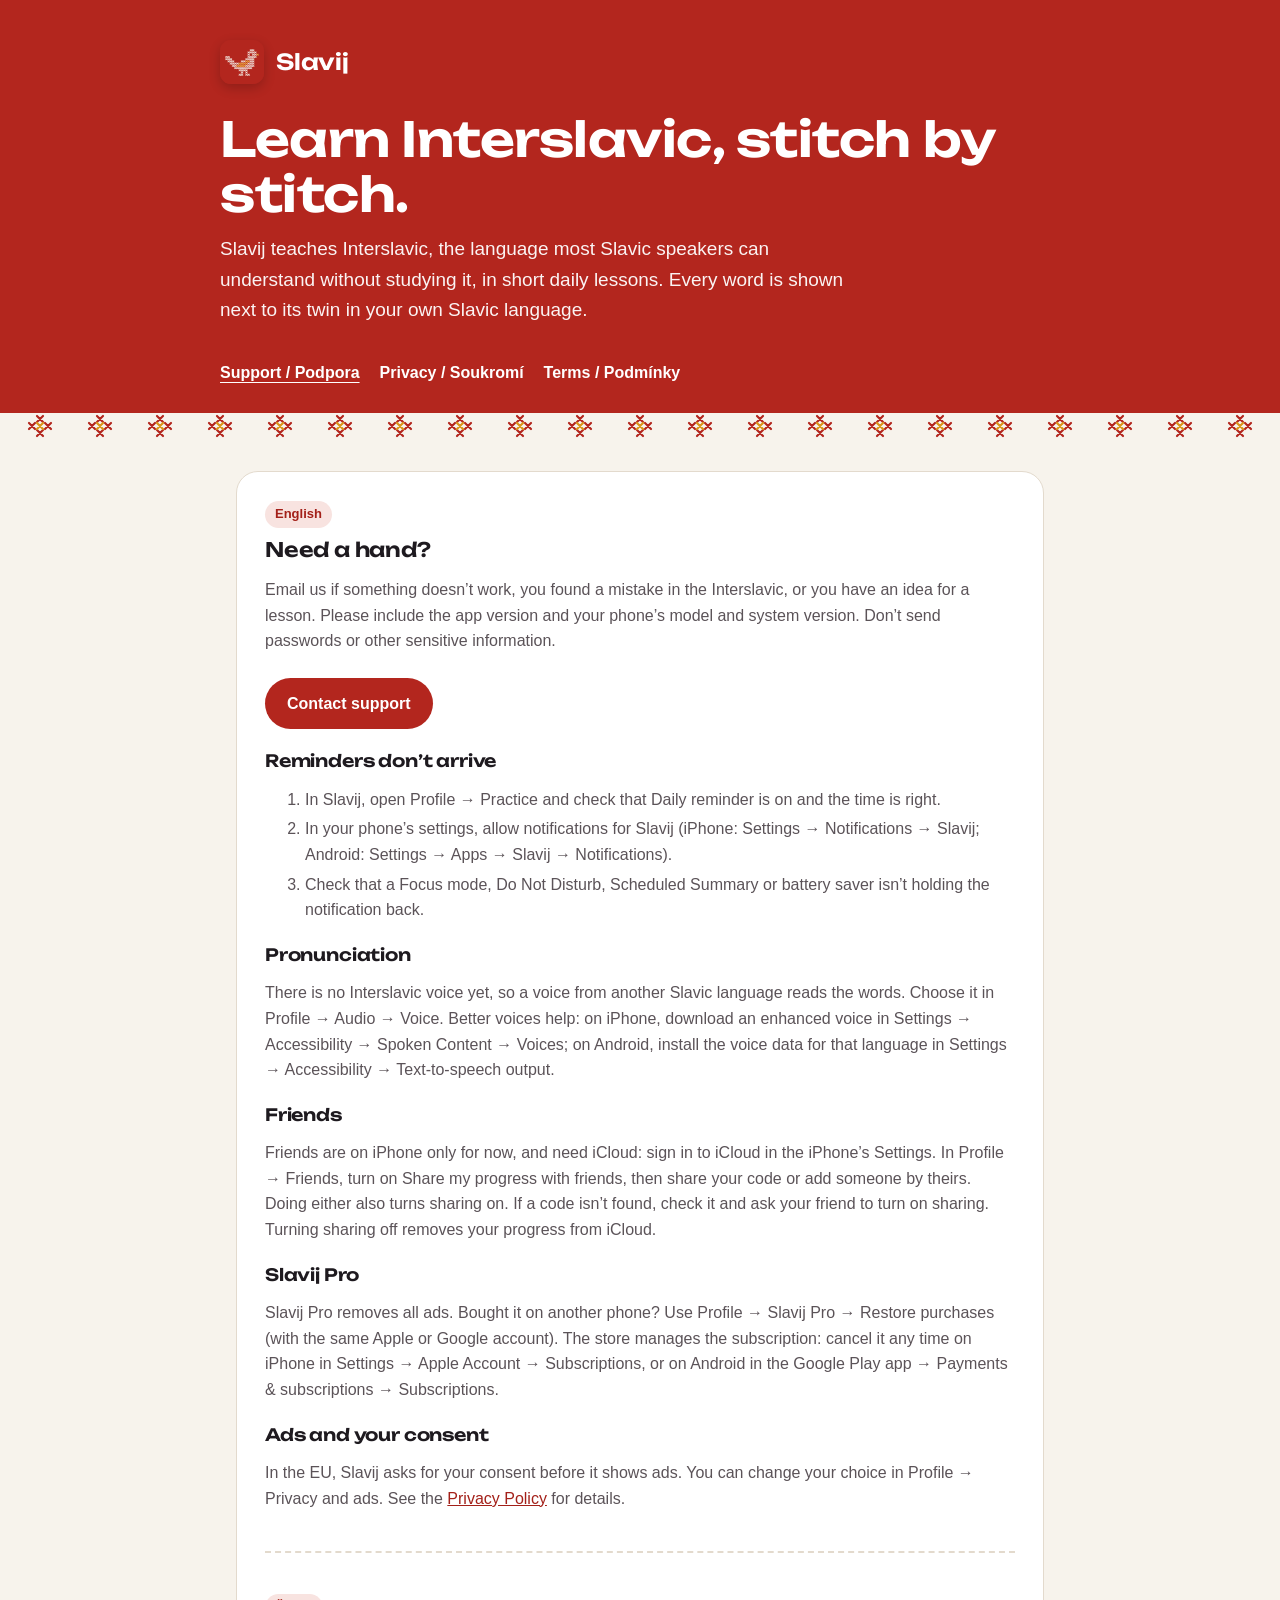
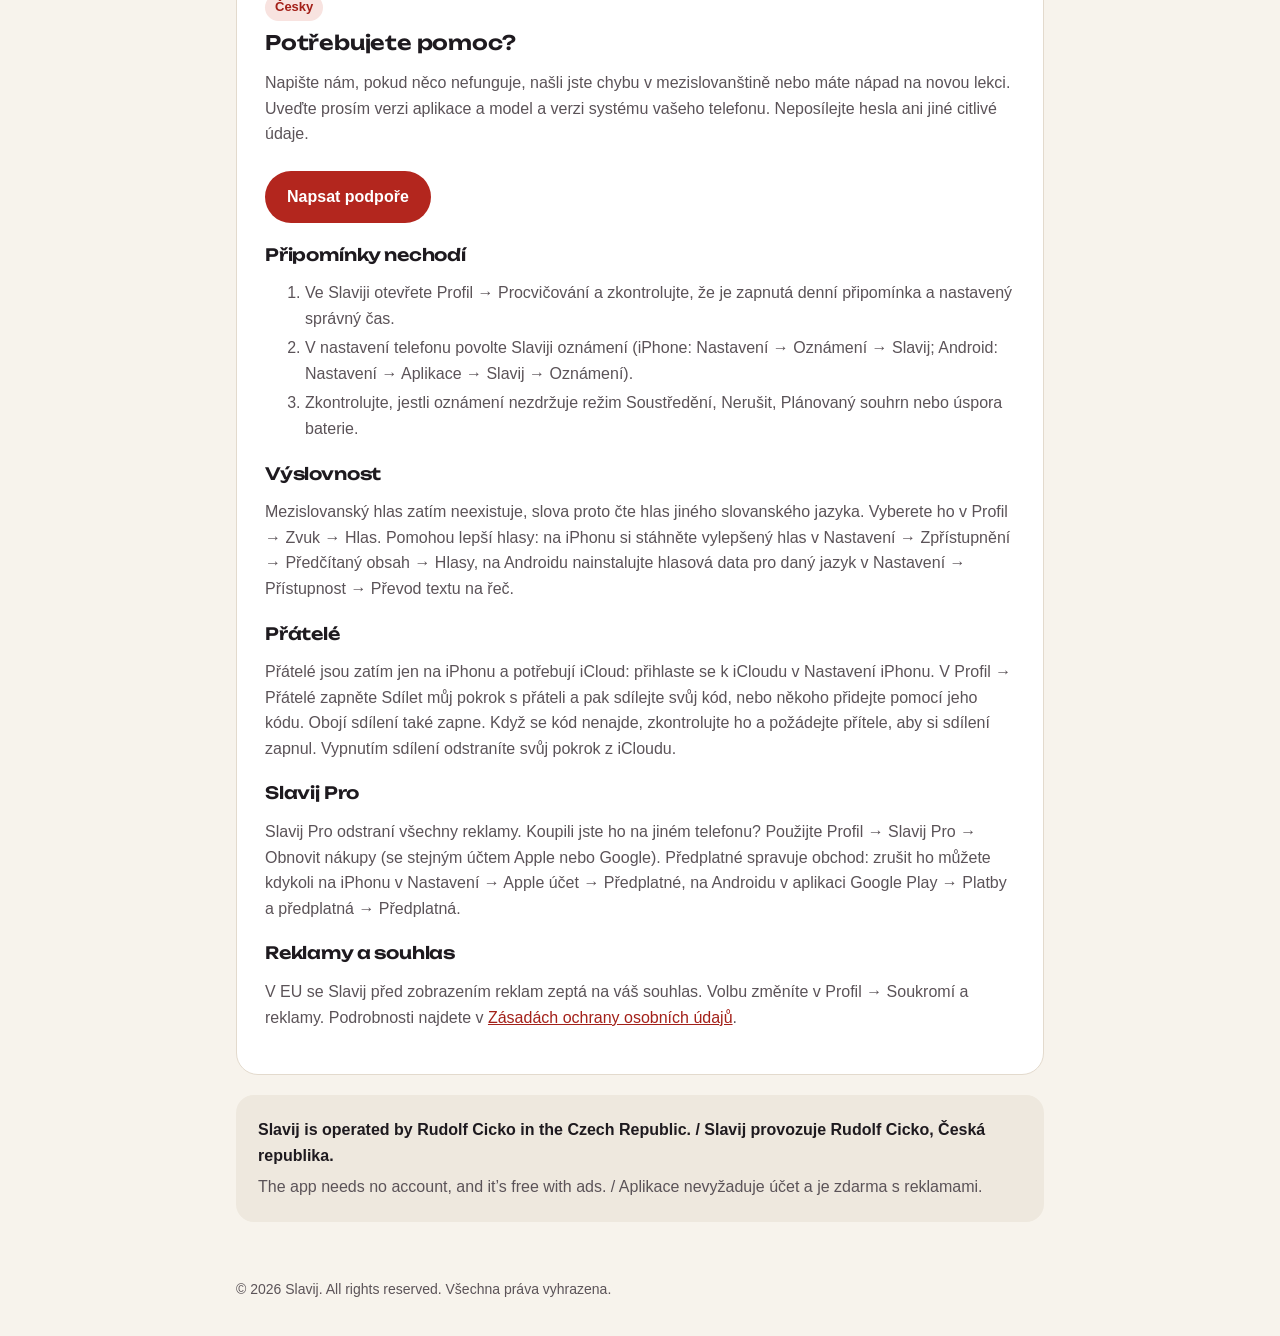
<file: index.html>
<!doctype html>
<html lang="en">
  <head>
    <meta charset="utf-8">
    <meta name="viewport" content="width=device-width, initial-scale=1">
    <title>Slavij – Support / Podpora</title>
    <meta name="description" content="Support for Slavij, an app for learning Interslavic. Podpora aplikace Slavij pro výuku mezislovanštiny.">
    <link rel="stylesheet" href="styles.css">
    <link rel="icon" href="icon.png">
    <link rel="apple-touch-icon" href="icon.png">
  </head>
  <body>
    <header>
      <div class="wrap">
        <div class="brand"><img src="icon.png" alt=""> Slavij</div>
        <div class="hero">
          <h1>Learn Interslavic, stitch by stitch.</h1>
          <p>Slavij teaches Interslavic, the language most Slavic speakers can understand without studying it, in short daily lessons. Every word is shown next to its twin in your own Slavic language.</p>
        </div>
        <nav aria-label="Site"><a href="index.html" aria-current="page">Support / Podpora</a><a href="privacy.html">Privacy / Soukromí</a><a href="terms.html">Terms / Podmínky</a></nav>
      </div>
    </header>
    <div class="hem" aria-hidden="true"></div>
    <main>
      <section class="card">
        <span class="lang">English</span>
        <h2 style="margin-top:0">Need a hand?</h2>
        <p>Email us if something doesn’t work, you found a mistake in the Interslavic, or you have an idea for a lesson. Please include the app version and your phone’s model and system version. Don’t send passwords or other sensitive information.</p>
        <a class="button" href="mailto:rudolfcickodev@gmail.com?subject=Slavij%20support">Contact support</a>

        <h3>Reminders don’t arrive</h3>
        <ol>
          <li>In Slavij, open Profile → Practice and check that Daily reminder is on and the time is right.</li>
          <li>In your phone’s settings, allow notifications for Slavij (iPhone: Settings → Notifications → Slavij; Android: Settings → Apps → Slavij → Notifications).</li>
          <li>Check that a Focus mode, Do Not Disturb, Scheduled Summary or battery saver isn’t holding the notification back.</li>
        </ol>

        <h3>Pronunciation</h3>
        <p>There is no Interslavic voice yet, so a voice from another Slavic language reads the words. Choose it in Profile → Audio → Voice. Better voices help: on iPhone, download an enhanced voice in Settings → Accessibility → Spoken Content → Voices; on Android, install the voice data for that language in Settings → Accessibility → Text-to-speech output.</p>

        <h3>Friends</h3>
        <p>Friends are on iPhone only for now, and need iCloud: sign in to iCloud in the iPhone’s Settings. In Profile → Friends, turn on Share my progress with friends, then share your code or add someone by theirs. Doing either also turns sharing on. If a code isn’t found, check it and ask your friend to turn on sharing. Turning sharing off removes your progress from iCloud.</p>

        <h3>Slavij Pro</h3>
        <p>Slavij Pro removes all ads. Bought it on another phone? Use Profile → Slavij Pro → Restore purchases (with the same Apple or Google account). The store manages the subscription: cancel it any time on iPhone in Settings → Apple Account → Subscriptions, or on Android in the Google Play app → Payments &amp; subscriptions → Subscriptions.</p>

        <h3>Ads and your consent</h3>
        <p>In the EU, Slavij asks for your consent before it shows ads. You can change your choice in Profile → Privacy and ads. See the <a href="privacy.html">Privacy Policy</a> for details.</p>

        <hr>

        <span class="lang">Česky</span>
        <h2 style="margin-top:0">Potřebujete pomoc?</h2>
        <p>Napište nám, pokud něco nefunguje, našli jste chybu v mezislovanštině nebo máte nápad na novou lekci. Uveďte prosím verzi aplikace a model a verzi systému vašeho telefonu. Neposílejte hesla ani jiné citlivé údaje.</p>
        <a class="button" href="mailto:rudolfcickodev@gmail.com?subject=Slavij%20%E2%80%93%20podpora">Napsat podpoře</a>

        <h3>Připomínky nechodí</h3>
        <ol>
          <li>Ve Slaviji otevřete Profil → Procvičování a zkontrolujte, že je zapnutá denní připomínka a nastavený správný čas.</li>
          <li>V nastavení telefonu povolte Slaviji oznámení (iPhone: Nastavení → Oznámení → Slavij; Android: Nastavení → Aplikace → Slavij → Oznámení).</li>
          <li>Zkontrolujte, jestli oznámení nezdržuje režim Soustředění, Nerušit, Plánovaný souhrn nebo úspora baterie.</li>
        </ol>

        <h3>Výslovnost</h3>
        <p>Mezislovanský hlas zatím neexistuje, slova proto čte hlas jiného slovanského jazyka. Vyberete ho v Profil → Zvuk → Hlas. Pomohou lepší hlasy: na iPhonu si stáhněte vylepšený hlas v Nastavení → Zpřístupnění → Předčítaný obsah → Hlasy, na Androidu nainstalujte hlasová data pro daný jazyk v Nastavení → Přístupnost → Převod textu na řeč.</p>

        <h3>Přátelé</h3>
        <p>Přátelé jsou zatím jen na iPhonu a potřebují iCloud: přihlaste se k iCloudu v Nastavení iPhonu. V Profil → Přátelé zapněte Sdílet můj pokrok s přáteli a pak sdílejte svůj kód, nebo někoho přidejte pomocí jeho kódu. Obojí sdílení také zapne. Když se kód nenajde, zkontrolujte ho a požádejte přítele, aby si sdílení zapnul. Vypnutím sdílení odstraníte svůj pokrok z iCloudu.</p>

        <h3>Slavij Pro</h3>
        <p>Slavij Pro odstraní všechny reklamy. Koupili jste ho na jiném telefonu? Použijte Profil → Slavij Pro → Obnovit nákupy (se stejným účtem Apple nebo Google). Předplatné spravuje obchod: zrušit ho můžete kdykoli na iPhonu v Nastavení → Apple účet → Předplatné, na Androidu v aplikaci Google Play → Platby a předplatná → Předplatná.</p>

        <h3>Reklamy a souhlas</h3>
        <p>V EU se Slavij před zobrazením reklam zeptá na váš souhlas. Volbu změníte v Profil → Soukromí a reklamy. Podrobnosti najdete v <a href="privacy.html">Zásadách ochrany osobních údajů</a>.</p>
      </section>
      <section class="contact">
        <strong>Slavij is operated by Rudolf Cicko in the Czech Republic. / Slavij provozuje Rudolf Cicko, Česká republika.</strong>
        <p>The app needs no account, and it’s free with ads. / Aplikace nevyžaduje účet a je zdarma s reklamami.</p>
      </section>
    </main>
    <footer>© 2026 Slavij. All rights reserved. Všechna práva vyhrazena.</footer>
  </body>
</html>
</file>
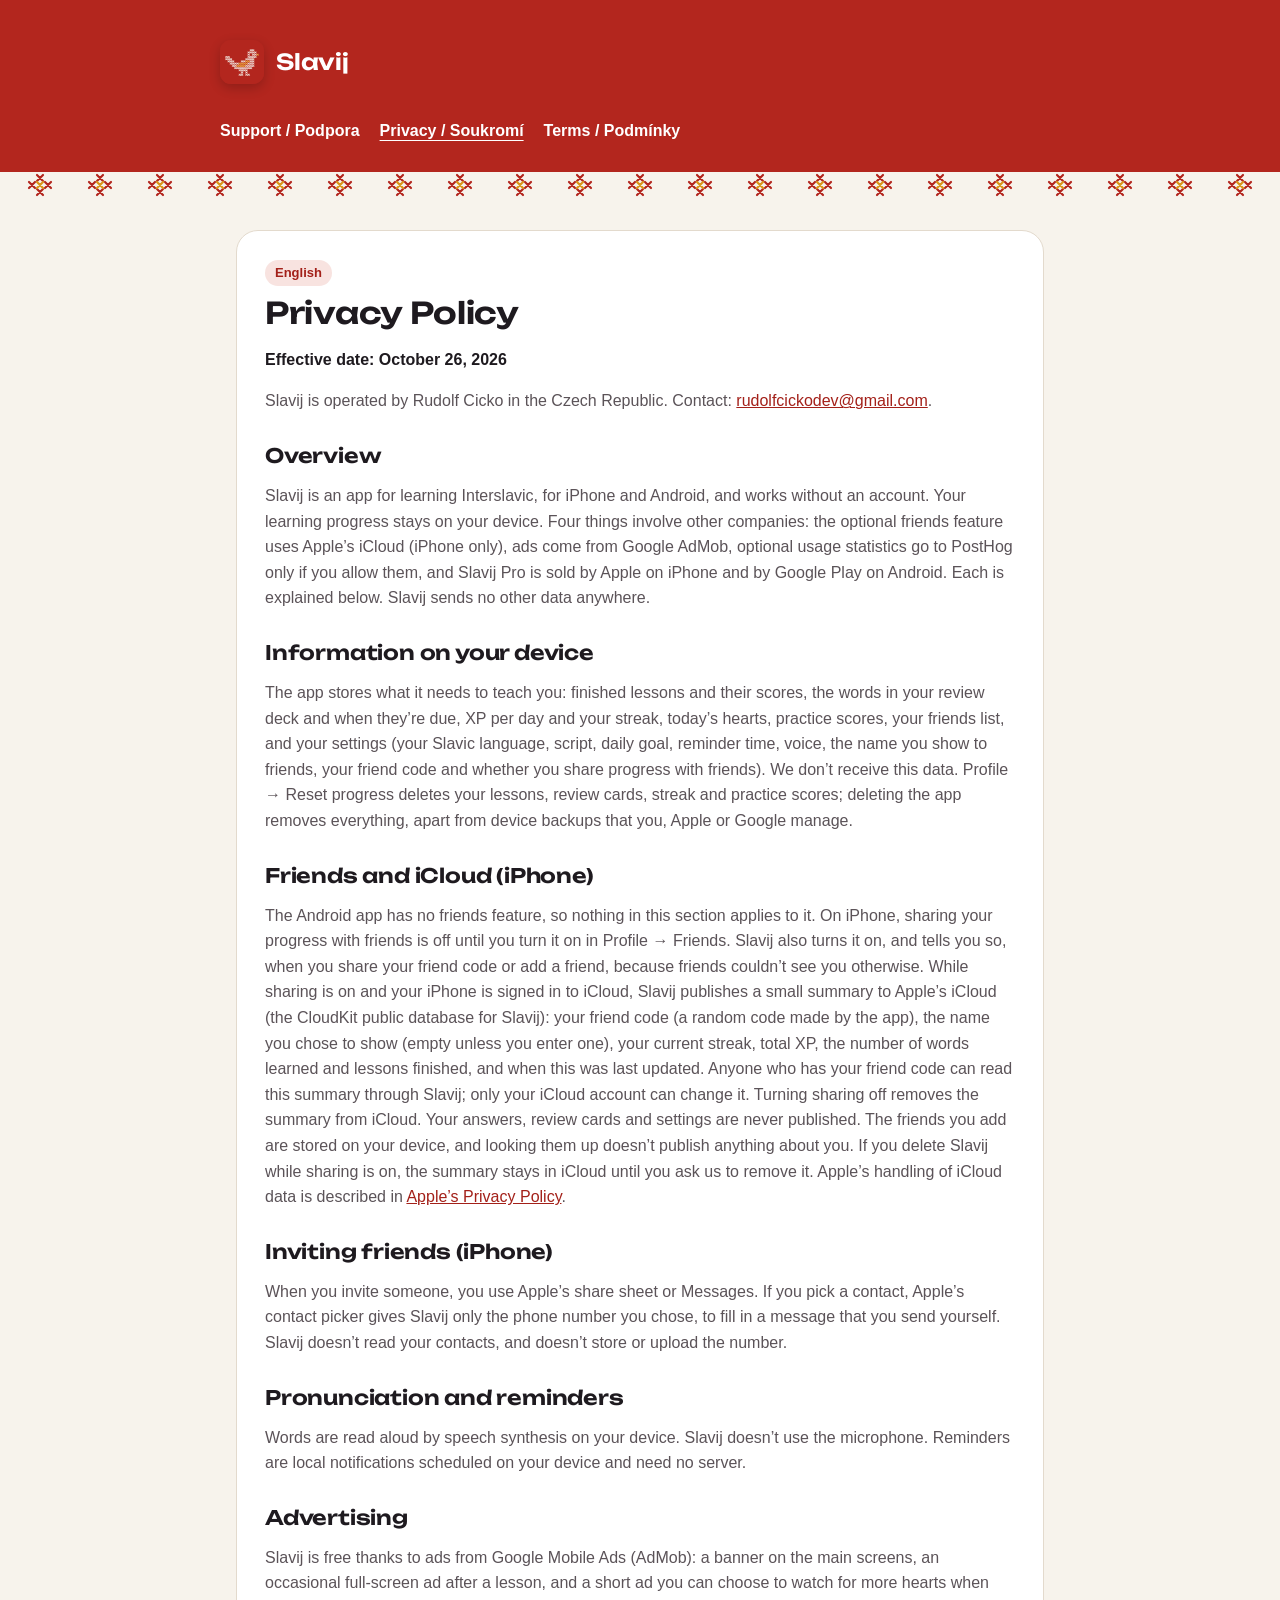
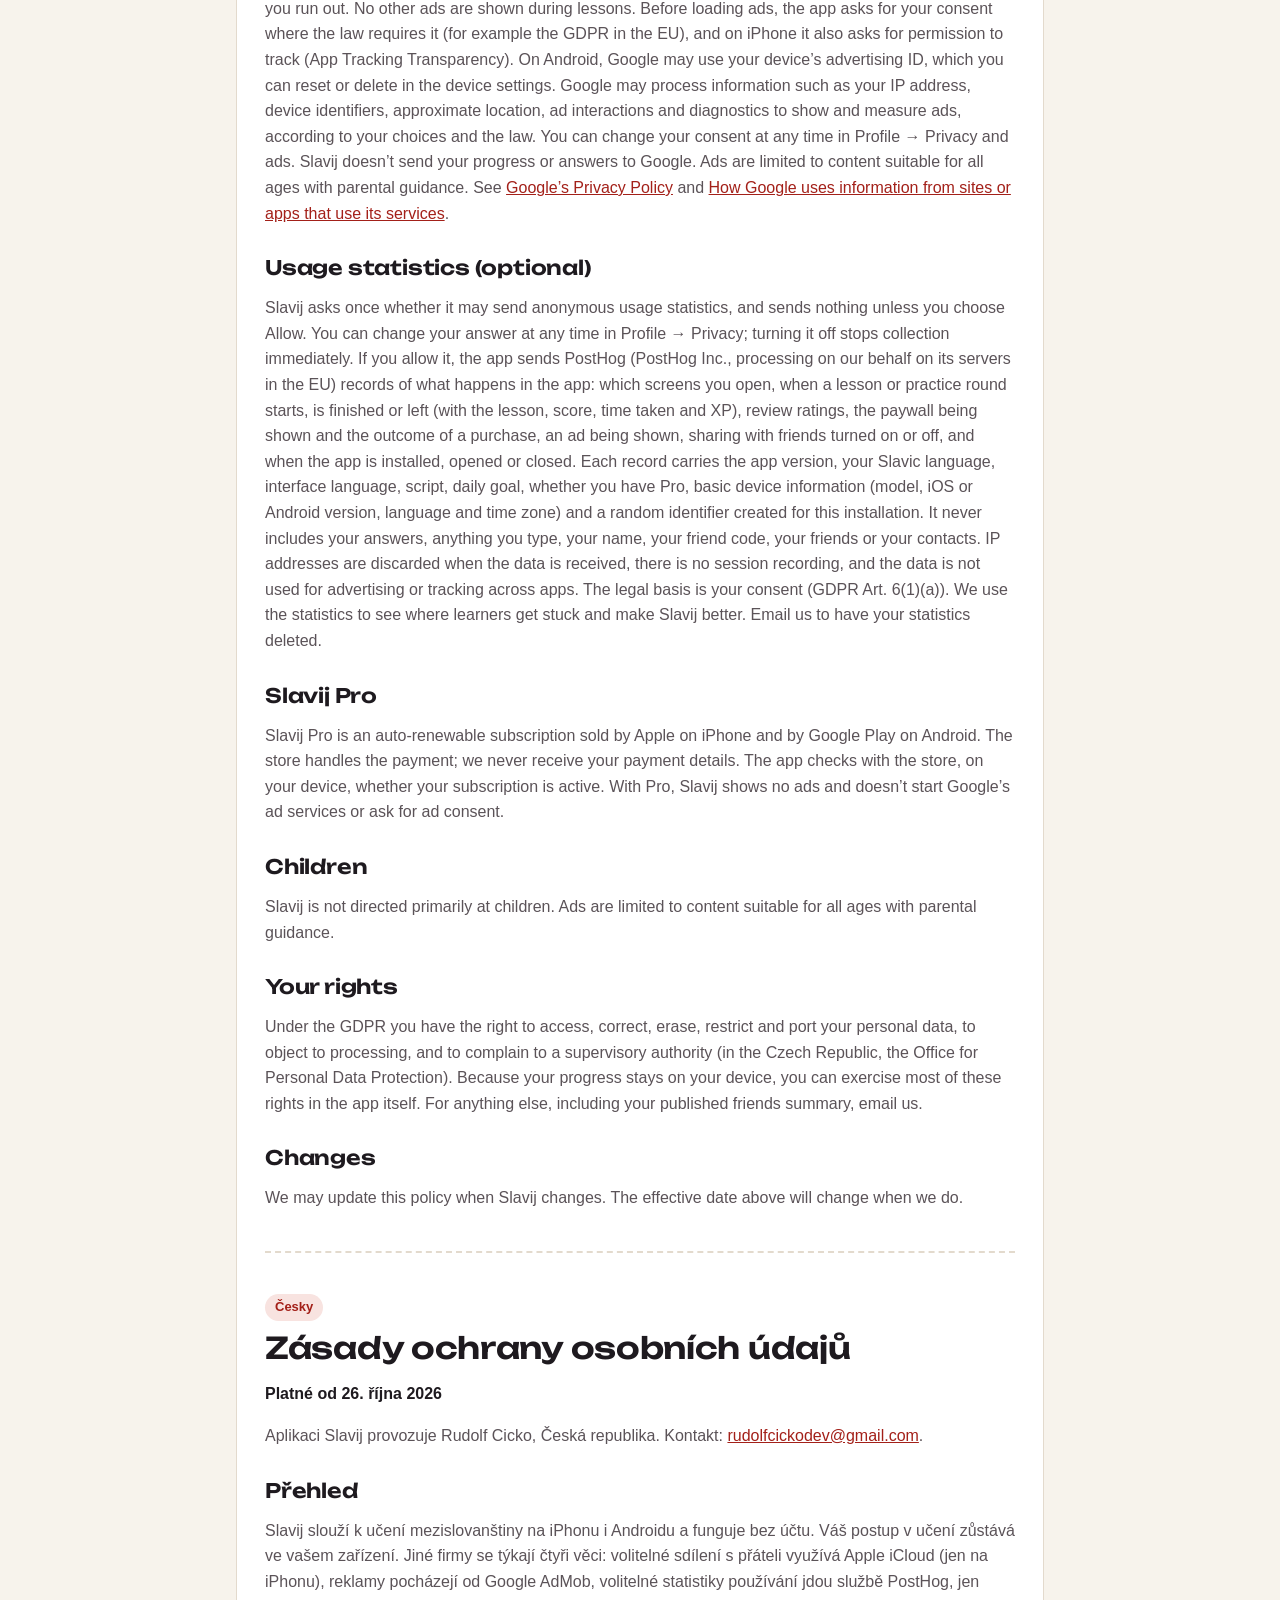
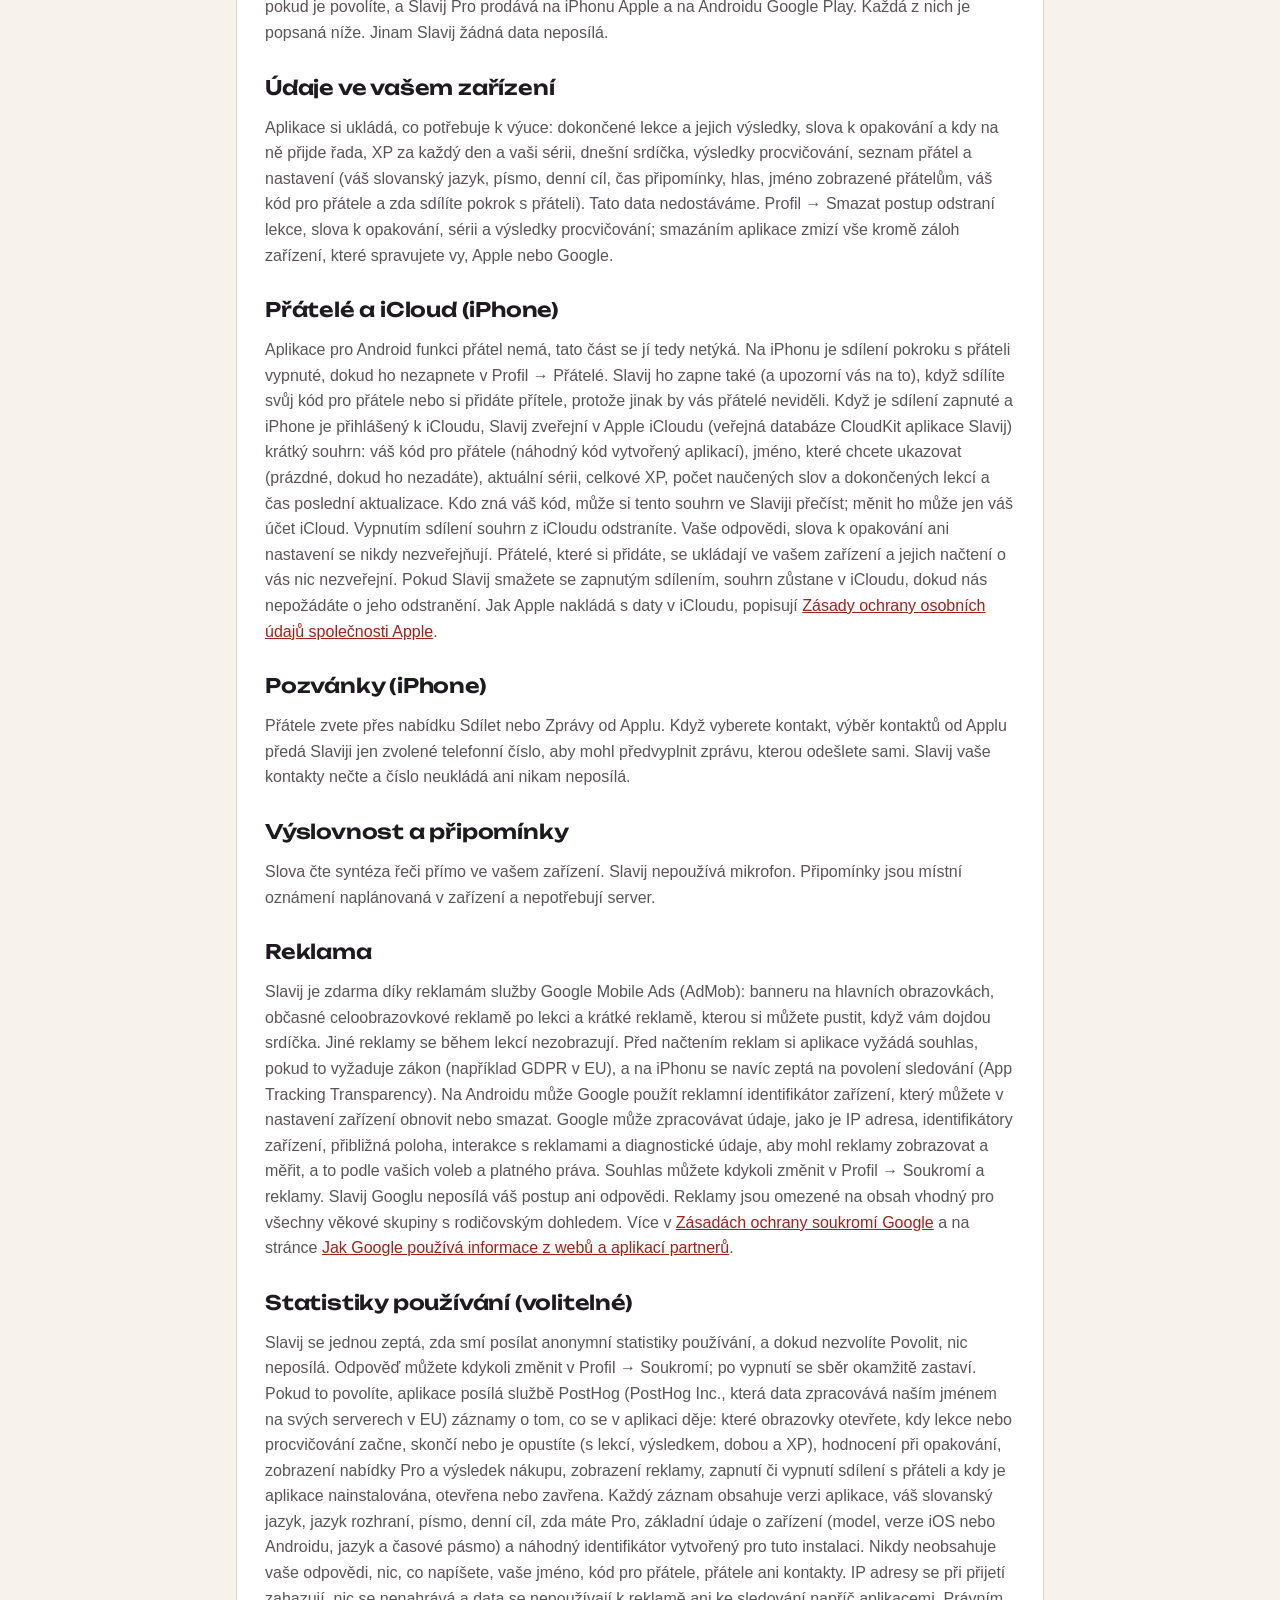
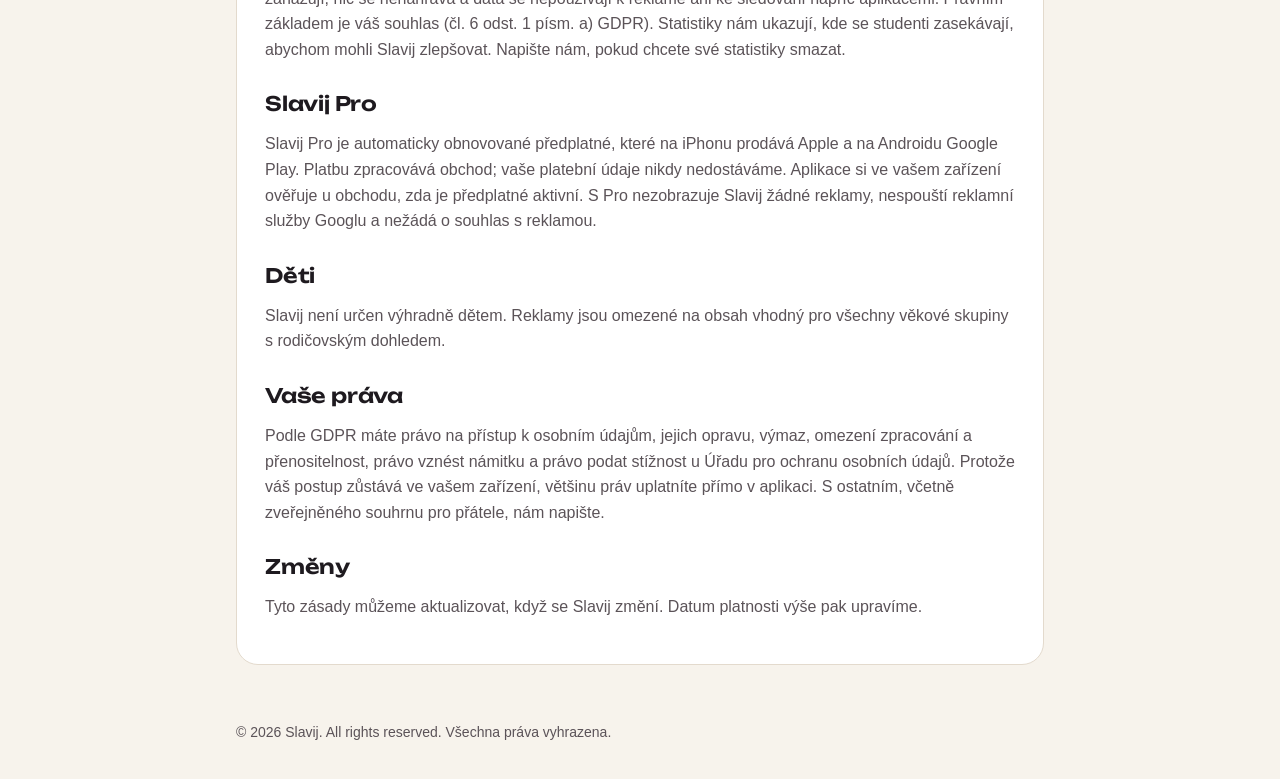
<file: privacy.html>
<!doctype html>
<html lang="en">
  <head>
    <meta charset="utf-8">
    <meta name="viewport" content="width=device-width, initial-scale=1">
    <title>Slavij – Privacy Policy / Zásady ochrany osobních údajů</title>
    <meta name="description" content="Privacy Policy of the Slavij app. Zásady ochrany osobních údajů aplikace Slavij.">
    <link rel="stylesheet" href="styles.css">
    <link rel="icon" href="icon.png">
    <link rel="apple-touch-icon" href="icon.png">
  </head>
  <body>
    <header><div class="wrap"><div class="brand"><img src="icon.png" alt=""> Slavij</div><nav aria-label="Site"><a href="index.html">Support / Podpora</a><a href="privacy.html" aria-current="page">Privacy / Soukromí</a><a href="terms.html">Terms / Podmínky</a></nav></div></header>
    <div class="hem" aria-hidden="true"></div>
    <main><article class="card">
      <span class="lang">English</span>
      <h1>Privacy Policy</h1>
      <p><strong>Effective date: October 26, 2026</strong></p>
      <p>Slavij is operated by Rudolf Cicko in the Czech Republic. Contact: <a href="mailto:rudolfcickodev@gmail.com">rudolfcickodev@gmail.com</a>.</p>

      <h2>Overview</h2>
      <p>Slavij is an app for learning Interslavic, for iPhone and Android, and works without an account. Your learning progress stays on your device. Four things involve other companies: the optional friends feature uses Apple’s iCloud (iPhone only), ads come from Google AdMob, optional usage statistics go to PostHog only if you allow them, and Slavij Pro is sold by Apple on iPhone and by Google Play on Android. Each is explained below. Slavij sends no other data anywhere.</p>

      <h2>Information on your device</h2>
      <p>The app stores what it needs to teach you: finished lessons and their scores, the words in your review deck and when they’re due, XP per day and your streak, today’s hearts, practice scores, your friends list, and your settings (your Slavic language, script, daily goal, reminder time, voice, the name you show to friends, your friend code and whether you share progress with friends). We don’t receive this data. Profile → Reset progress deletes your lessons, review cards, streak and practice scores; deleting the app removes everything, apart from device backups that you, Apple or Google manage.</p>

      <h2>Friends and iCloud (iPhone)</h2>
      <p>The Android app has no friends feature, so nothing in this section applies to it. On iPhone, sharing your progress with friends is off until you turn it on in Profile → Friends. Slavij also turns it on, and tells you so, when you share your friend code or add a friend, because friends couldn’t see you otherwise. While sharing is on and your iPhone is signed in to iCloud, Slavij publishes a small summary to Apple’s iCloud (the CloudKit public database for Slavij): your friend code (a random code made by the app), the name you chose to show (empty unless you enter one), your current streak, total XP, the number of words learned and lessons finished, and when this was last updated. Anyone who has your friend code can read this summary through Slavij; only your iCloud account can change it. Turning sharing off removes the summary from iCloud. Your answers, review cards and settings are never published. The friends you add are stored on your device, and looking them up doesn’t publish anything about you. If you delete Slavij while sharing is on, the summary stays in iCloud until you ask us to remove it. Apple’s handling of iCloud data is described in <a href="https://www.apple.com/legal/privacy/">Apple’s Privacy Policy</a>.</p>

      <h2>Inviting friends (iPhone)</h2>
      <p>When you invite someone, you use Apple’s share sheet or Messages. If you pick a contact, Apple’s contact picker gives Slavij only the phone number you chose, to fill in a message that you send yourself. Slavij doesn’t read your contacts, and doesn’t store or upload the number.</p>

      <h2>Pronunciation and reminders</h2>
      <p>Words are read aloud by speech synthesis on your device. Slavij doesn’t use the microphone. Reminders are local notifications scheduled on your device and need no server.</p>

      <h2>Advertising</h2>
      <p>Slavij is free thanks to ads from Google Mobile Ads (AdMob): a banner on the main screens, an occasional full-screen ad after a lesson, and a short ad you can choose to watch for more hearts when you run out. No other ads are shown during lessons. Before loading ads, the app asks for your consent where the law requires it (for example the GDPR in the EU), and on iPhone it also asks for permission to track (App Tracking Transparency). On Android, Google may use your device’s advertising ID, which you can reset or delete in the device settings. Google may process information such as your IP address, device identifiers, approximate location, ad interactions and diagnostics to show and measure ads, according to your choices and the law. You can change your consent at any time in Profile → Privacy and ads. Slavij doesn’t send your progress or answers to Google. Ads are limited to content suitable for all ages with parental guidance. See <a href="https://policies.google.com/privacy">Google’s Privacy Policy</a> and <a href="https://policies.google.com/technologies/partner-sites">How Google uses information from sites or apps that use its services</a>.</p>

      <h2>Usage statistics (optional)</h2>
      <p>Slavij asks once whether it may send anonymous usage statistics, and sends nothing unless you choose Allow. You can change your answer at any time in Profile → Privacy; turning it off stops collection immediately. If you allow it, the app sends PostHog (PostHog Inc., processing on our behalf on its servers in the EU) records of what happens in the app: which screens you open, when a lesson or practice round starts, is finished or left (with the lesson, score, time taken and XP), review ratings, the paywall being shown and the outcome of a purchase, an ad being shown, sharing with friends turned on or off, and when the app is installed, opened or closed. Each record carries the app version, your Slavic language, interface language, script, daily goal, whether you have Pro, basic device information (model, iOS or Android version, language and time zone) and a random identifier created for this installation. It never includes your answers, anything you type, your name, your friend code, your friends or your contacts. IP addresses are discarded when the data is received, there is no session recording, and the data is not used for advertising or tracking across apps. The legal basis is your consent (GDPR Art. 6(1)(a)). We use the statistics to see where learners get stuck and make Slavij better. Email us to have your statistics deleted.</p>

      <h2>Slavij Pro</h2>
      <p>Slavij Pro is an auto-renewable subscription sold by Apple on iPhone and by Google Play on Android. The store handles the payment; we never receive your payment details. The app checks with the store, on your device, whether your subscription is active. With Pro, Slavij shows no ads and doesn’t start Google’s ad services or ask for ad consent.</p>

      <h2>Children</h2>
      <p>Slavij is not directed primarily at children. Ads are limited to content suitable for all ages with parental guidance.</p>

      <h2>Your rights</h2>
      <p>Under the GDPR you have the right to access, correct, erase, restrict and port your personal data, to object to processing, and to complain to a supervisory authority (in the Czech Republic, the Office for Personal Data Protection). Because your progress stays on your device, you can exercise most of these rights in the app itself. For anything else, including your published friends summary, email us.</p>

      <h2>Changes</h2>
      <p>We may update this policy when Slavij changes. The effective date above will change when we do.</p>

      <hr>

      <span class="lang">Česky</span>
      <h1>Zásady ochrany osobních údajů</h1>
      <p><strong>Platné od 26. října 2026</strong></p>
      <p>Aplikaci Slavij provozuje Rudolf Cicko, Česká republika. Kontakt: <a href="mailto:rudolfcickodev@gmail.com">rudolfcickodev@gmail.com</a>.</p>

      <h2>Přehled</h2>
      <p>Slavij slouží k učení mezislovanštiny na iPhonu i Androidu a funguje bez účtu. Váš postup v učení zůstává ve vašem zařízení. Jiné firmy se týkají čtyři věci: volitelné sdílení s přáteli využívá Apple iCloud (jen na iPhonu), reklamy pocházejí od Google AdMob, volitelné statistiky používání jdou službě PostHog, jen pokud je povolíte, a Slavij Pro prodává na iPhonu Apple a na Androidu Google Play. Každá z nich je popsaná níže. Jinam Slavij žádná data neposílá.</p>

      <h2>Údaje ve vašem zařízení</h2>
      <p>Aplikace si ukládá, co potřebuje k výuce: dokončené lekce a jejich výsledky, slova k opakování a kdy na ně přijde řada, XP za každý den a vaši sérii, dnešní srdíčka, výsledky procvičování, seznam přátel a nastavení (váš slovanský jazyk, písmo, denní cíl, čas připomínky, hlas, jméno zobrazené přátelům, váš kód pro přátele a zda sdílíte pokrok s přáteli). Tato data nedostáváme. Profil → Smazat postup odstraní lekce, slova k opakování, sérii a výsledky procvičování; smazáním aplikace zmizí vše kromě záloh zařízení, které spravujete vy, Apple nebo Google.</p>

      <h2>Přátelé a iCloud (iPhone)</h2>
      <p>Aplikace pro Android funkci přátel nemá, tato část se jí tedy netýká. Na iPhonu je sdílení pokroku s přáteli vypnuté, dokud ho nezapnete v Profil → Přátelé. Slavij ho zapne také (a upozorní vás na to), když sdílíte svůj kód pro přátele nebo si přidáte přítele, protože jinak by vás přátelé neviděli. Když je sdílení zapnuté a iPhone je přihlášený k iCloudu, Slavij zveřejní v Apple iCloudu (veřejná databáze CloudKit aplikace Slavij) krátký souhrn: váš kód pro přátele (náhodný kód vytvořený aplikací), jméno, které chcete ukazovat (prázdné, dokud ho nezadáte), aktuální sérii, celkové XP, počet naučených slov a dokončených lekcí a čas poslední aktualizace. Kdo zná váš kód, může si tento souhrn ve Slaviji přečíst; měnit ho může jen váš účet iCloud. Vypnutím sdílení souhrn z iCloudu odstraníte. Vaše odpovědi, slova k opakování ani nastavení se nikdy nezveřejňují. Přátelé, které si přidáte, se ukládají ve vašem zařízení a jejich načtení o vás nic nezveřejní. Pokud Slavij smažete se zapnutým sdílením, souhrn zůstane v iCloudu, dokud nás nepožádáte o jeho odstranění. Jak Apple nakládá s daty v iCloudu, popisují <a href="https://www.apple.com/cz/legal/privacy/">Zásady ochrany osobních údajů společnosti Apple</a>.</p>

      <h2>Pozvánky (iPhone)</h2>
      <p>Přátele zvete přes nabídku Sdílet nebo Zprávy od Applu. Když vyberete kontakt, výběr kontaktů od Applu předá Slaviji jen zvolené telefonní číslo, aby mohl předvyplnit zprávu, kterou odešlete sami. Slavij vaše kontakty nečte a číslo neukládá ani nikam neposílá.</p>

      <h2>Výslovnost a připomínky</h2>
      <p>Slova čte syntéza řeči přímo ve vašem zařízení. Slavij nepoužívá mikrofon. Připomínky jsou místní oznámení naplánovaná v zařízení a nepotřebují server.</p>

      <h2>Reklama</h2>
      <p>Slavij je zdarma díky reklamám služby Google Mobile Ads (AdMob): banneru na hlavních obrazovkách, občasné celoobrazovkové reklamě po lekci a krátké reklamě, kterou si můžete pustit, když vám dojdou srdíčka. Jiné reklamy se během lekcí nezobrazují. Před načtením reklam si aplikace vyžádá souhlas, pokud to vyžaduje zákon (například GDPR v EU), a na iPhonu se navíc zeptá na povolení sledování (App Tracking Transparency). Na Androidu může Google použít reklamní identifikátor zařízení, který můžete v nastavení zařízení obnovit nebo smazat. Google může zpracovávat údaje, jako je IP adresa, identifikátory zařízení, přibližná poloha, interakce s reklamami a diagnostické údaje, aby mohl reklamy zobrazovat a měřit, a to podle vašich voleb a platného práva. Souhlas můžete kdykoli změnit v Profil → Soukromí a reklamy. Slavij Googlu neposílá váš postup ani odpovědi. Reklamy jsou omezené na obsah vhodný pro všechny věkové skupiny s rodičovským dohledem. Více v <a href="https://policies.google.com/privacy?hl=cs">Zásadách ochrany soukromí Google</a> a na stránce <a href="https://policies.google.com/technologies/partner-sites?hl=cs">Jak Google používá informace z webů a aplikací partnerů</a>.</p>

      <h2>Statistiky používání (volitelné)</h2>
      <p>Slavij se jednou zeptá, zda smí posílat anonymní statistiky používání, a dokud nezvolíte Povolit, nic neposílá. Odpověď můžete kdykoli změnit v Profil → Soukromí; po vypnutí se sběr okamžitě zastaví. Pokud to povolíte, aplikace posílá službě PostHog (PostHog Inc., která data zpracovává naším jménem na svých serverech v EU) záznamy o tom, co se v aplikaci děje: které obrazovky otevřete, kdy lekce nebo procvičování začne, skončí nebo je opustíte (s lekcí, výsledkem, dobou a XP), hodnocení při opakování, zobrazení nabídky Pro a výsledek nákupu, zobrazení reklamy, zapnutí či vypnutí sdílení s přáteli a kdy je aplikace nainstalována, otevřena nebo zavřena. Každý záznam obsahuje verzi aplikace, váš slovanský jazyk, jazyk rozhraní, písmo, denní cíl, zda máte Pro, základní údaje o zařízení (model, verze iOS nebo Androidu, jazyk a časové pásmo) a náhodný identifikátor vytvořený pro tuto instalaci. Nikdy neobsahuje vaše odpovědi, nic, co napíšete, vaše jméno, kód pro přátele, přátele ani kontakty. IP adresy se při přijetí zahazují, nic se nenahrává a data se nepoužívají k reklamě ani ke sledování napříč aplikacemi. Právním základem je váš souhlas (čl. 6 odst. 1 písm. a) GDPR). Statistiky nám ukazují, kde se studenti zasekávají, abychom mohli Slavij zlepšovat. Napište nám, pokud chcete své statistiky smazat.</p>

      <h2>Slavij Pro</h2>
      <p>Slavij Pro je automaticky obnovované předplatné, které na iPhonu prodává Apple a na Androidu Google Play. Platbu zpracovává obchod; vaše platební údaje nikdy nedostáváme. Aplikace si ve vašem zařízení ověřuje u obchodu, zda je předplatné aktivní. S Pro nezobrazuje Slavij žádné reklamy, nespouští reklamní služby Googlu a nežádá o souhlas s reklamou.</p>

      <h2>Děti</h2>
      <p>Slavij není určen výhradně dětem. Reklamy jsou omezené na obsah vhodný pro všechny věkové skupiny s rodičovským dohledem.</p>

      <h2>Vaše práva</h2>
      <p>Podle GDPR máte právo na přístup k osobním údajům, jejich opravu, výmaz, omezení zpracování a přenositelnost, právo vznést námitku a právo podat stížnost u Úřadu pro ochranu osobních údajů. Protože váš postup zůstává ve vašem zařízení, většinu práv uplatníte přímo v aplikaci. S ostatním, včetně zveřejněného souhrnu pro přátele, nám napište.</p>

      <h2>Změny</h2>
      <p>Tyto zásady můžeme aktualizovat, když se Slavij změní. Datum platnosti výše pak upravíme.</p>
    </article></main>
    <footer>© 2026 Slavij. All rights reserved. Všechna práva vyhrazena.</footer>
  </body>
</html>
</file>
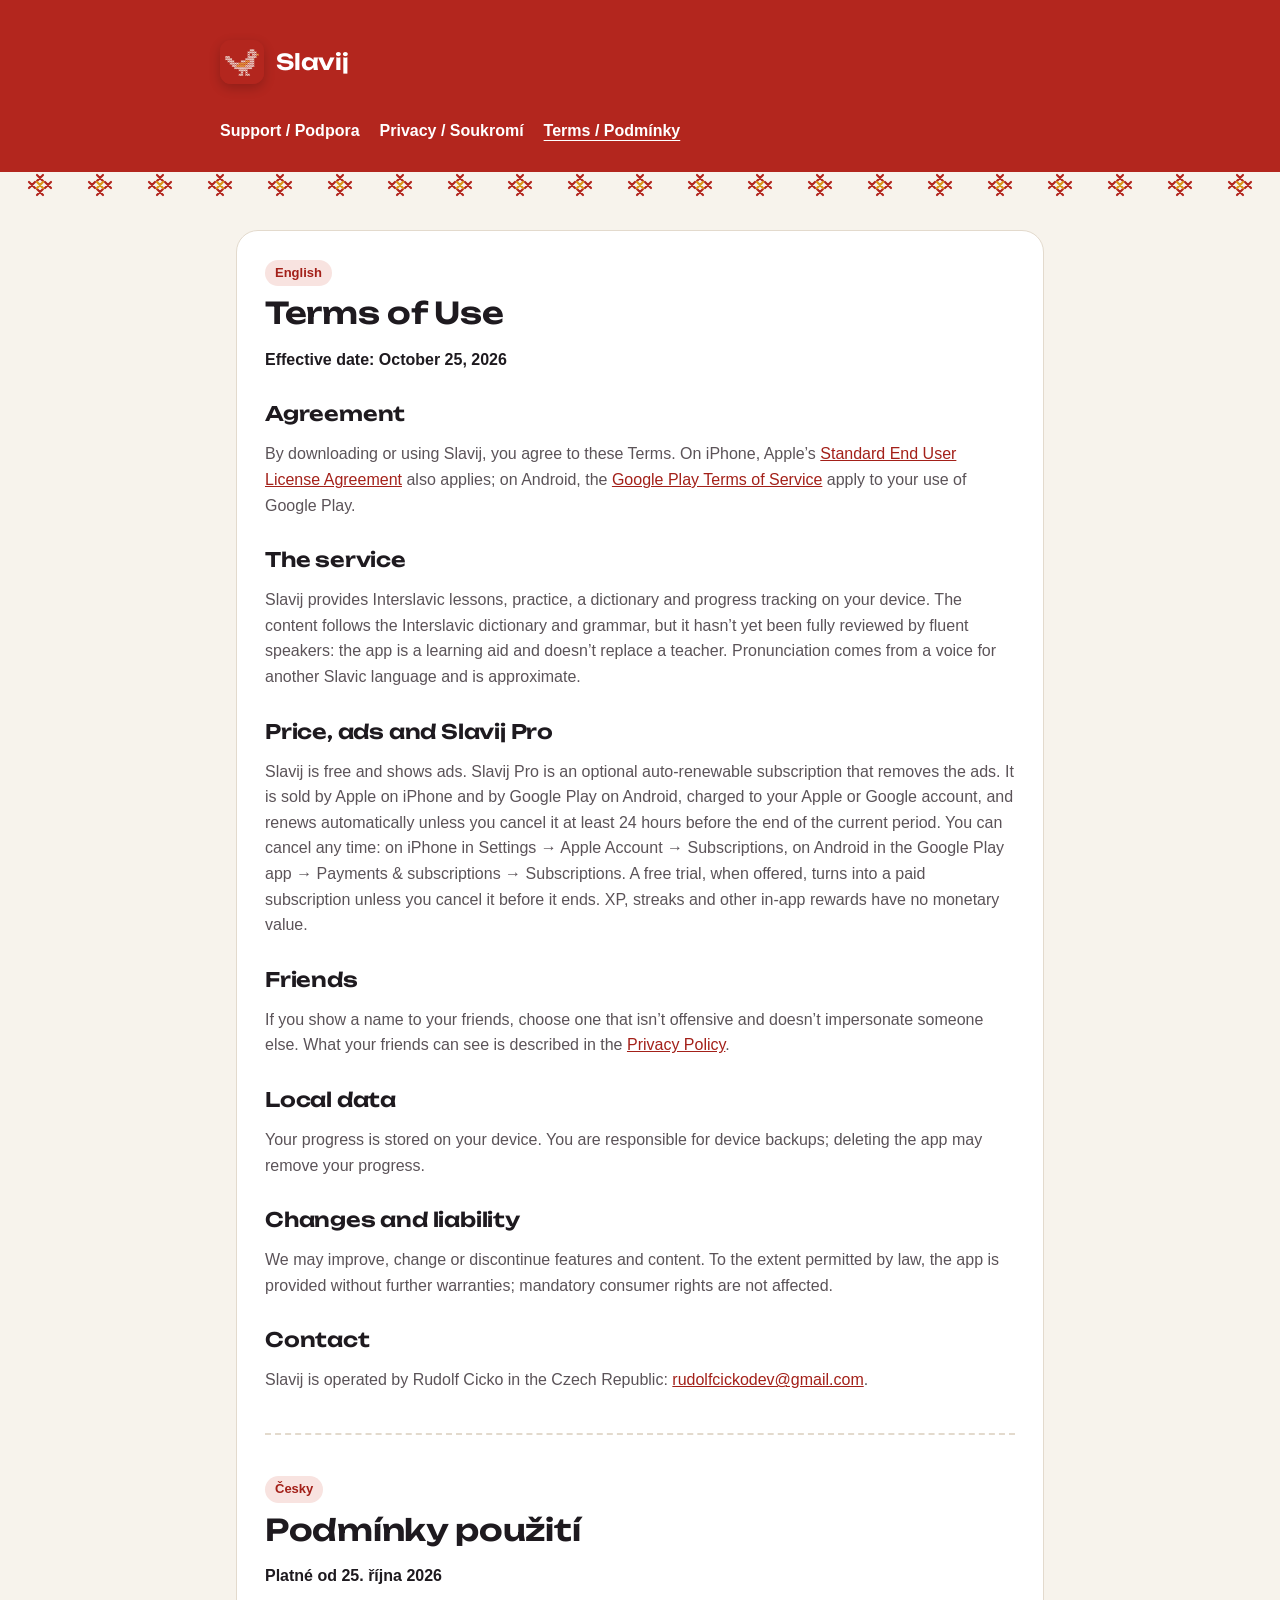
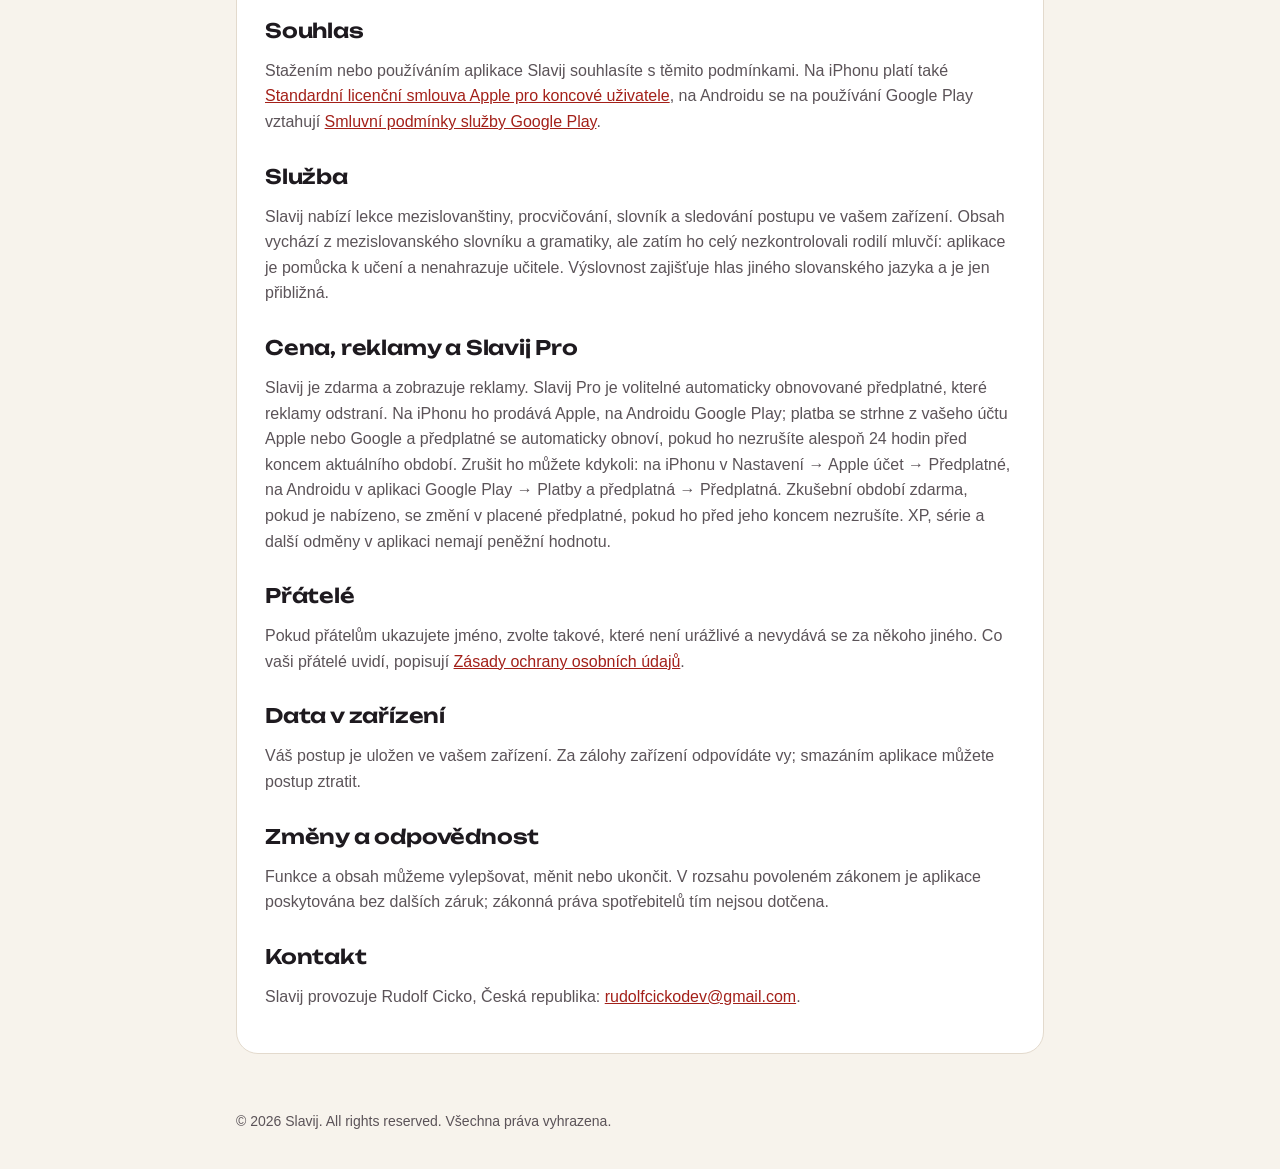
<file: terms.html>
<!doctype html>
<html lang="en">
  <head>
    <meta charset="utf-8">
    <meta name="viewport" content="width=device-width, initial-scale=1">
    <title>Slavij – Terms of Use / Podmínky použití</title>
    <meta name="description" content="Terms of Use of the Slavij app. Podmínky použití aplikace Slavij.">
    <link rel="stylesheet" href="styles.css">
    <link rel="icon" href="icon.png">
    <link rel="apple-touch-icon" href="icon.png">
  </head>
  <body>
    <header><div class="wrap"><div class="brand"><img src="icon.png" alt=""> Slavij</div><nav aria-label="Site"><a href="index.html">Support / Podpora</a><a href="privacy.html">Privacy / Soukromí</a><a href="terms.html" aria-current="page">Terms / Podmínky</a></nav></div></header>
    <div class="hem" aria-hidden="true"></div>
    <main><article class="card">
      <span class="lang">English</span>
      <h1>Terms of Use</h1>
      <p><strong>Effective date: October 25, 2026</strong></p>

      <h2>Agreement</h2>
      <p>By downloading or using Slavij, you agree to these Terms. On iPhone, Apple’s <a href="https://www.apple.com/legal/internet-services/itunes/dev/stdeula/">Standard End User License Agreement</a> also applies; on Android, the <a href="https://play.google.com/about/play-terms/">Google Play Terms of Service</a> apply to your use of Google Play.</p>

      <h2>The service</h2>
      <p>Slavij provides Interslavic lessons, practice, a dictionary and progress tracking on your device. The content follows the Interslavic dictionary and grammar, but it hasn’t yet been fully reviewed by fluent speakers: the app is a learning aid and doesn’t replace a teacher. Pronunciation comes from a voice for another Slavic language and is approximate.</p>

      <h2>Price, ads and Slavij Pro</h2>
      <p>Slavij is free and shows ads. Slavij Pro is an optional auto-renewable subscription that removes the ads. It is sold by Apple on iPhone and by Google Play on Android, charged to your Apple or Google account, and renews automatically unless you cancel it at least 24 hours before the end of the current period. You can cancel any time: on iPhone in Settings → Apple Account → Subscriptions, on Android in the Google Play app → Payments &amp; subscriptions → Subscriptions. A free trial, when offered, turns into a paid subscription unless you cancel it before it ends. XP, streaks and other in-app rewards have no monetary value.</p>

      <h2>Friends</h2>
      <p>If you show a name to your friends, choose one that isn’t offensive and doesn’t impersonate someone else. What your friends can see is described in the <a href="privacy.html">Privacy Policy</a>.</p>

      <h2>Local data</h2>
      <p>Your progress is stored on your device. You are responsible for device backups; deleting the app may remove your progress.</p>

      <h2>Changes and liability</h2>
      <p>We may improve, change or discontinue features and content. To the extent permitted by law, the app is provided without further warranties; mandatory consumer rights are not affected.</p>

      <h2>Contact</h2>
      <p>Slavij is operated by Rudolf Cicko in the Czech Republic: <a href="mailto:rudolfcickodev@gmail.com">rudolfcickodev@gmail.com</a>.</p>

      <hr>

      <span class="lang">Česky</span>
      <h1>Podmínky použití</h1>
      <p><strong>Platné od 25. října 2026</strong></p>

      <h2>Souhlas</h2>
      <p>Stažením nebo používáním aplikace Slavij souhlasíte s těmito podmínkami. Na iPhonu platí také <a href="https://www.apple.com/legal/internet-services/itunes/dev/stdeula/">Standardní licenční smlouva Apple pro koncové uživatele</a>, na Androidu se na používání Google Play vztahují <a href="https://play.google.com/intl/cs/about/play-terms/">Smluvní podmínky služby Google Play</a>.</p>

      <h2>Služba</h2>
      <p>Slavij nabízí lekce mezislovanštiny, procvičování, slovník a sledování postupu ve vašem zařízení. Obsah vychází z mezislovanského slovníku a gramatiky, ale zatím ho celý nezkontrolovali rodilí mluvčí: aplikace je pomůcka k učení a nenahrazuje učitele. Výslovnost zajišťuje hlas jiného slovanského jazyka a je jen přibližná.</p>

      <h2>Cena, reklamy a Slavij Pro</h2>
      <p>Slavij je zdarma a zobrazuje reklamy. Slavij Pro je volitelné automaticky obnovované předplatné, které reklamy odstraní. Na iPhonu ho prodává Apple, na Androidu Google Play; platba se strhne z vašeho účtu Apple nebo Google a předplatné se automaticky obnoví, pokud ho nezrušíte alespoň 24 hodin před koncem aktuálního období. Zrušit ho můžete kdykoli: na iPhonu v Nastavení → Apple účet → Předplatné, na Androidu v aplikaci Google Play → Platby a předplatná → Předplatná. Zkušební období zdarma, pokud je nabízeno, se změní v placené předplatné, pokud ho před jeho koncem nezrušíte. XP, série a další odměny v aplikaci nemají peněžní hodnotu.</p>

      <h2>Přátelé</h2>
      <p>Pokud přátelům ukazujete jméno, zvolte takové, které není urážlivé a nevydává se za někoho jiného. Co vaši přátelé uvidí, popisují <a href="privacy.html">Zásady ochrany osobních údajů</a>.</p>

      <h2>Data v zařízení</h2>
      <p>Váš postup je uložen ve vašem zařízení. Za zálohy zařízení odpovídáte vy; smazáním aplikace můžete postup ztratit.</p>

      <h2>Změny a odpovědnost</h2>
      <p>Funkce a obsah můžeme vylepšovat, měnit nebo ukončit. V rozsahu povoleném zákonem je aplikace poskytována bez dalších záruk; zákonná práva spotřebitelů tím nejsou dotčena.</p>

      <h2>Kontakt</h2>
      <p>Slavij provozuje Rudolf Cicko, Česká republika: <a href="mailto:rudolfcickodev@gmail.com">rudolfcickodev@gmail.com</a>.</p>
    </article></main>
    <footer>© 2026 Slavij. All rights reserved. Všechna práva vyhrazena.</footer>
  </body>
</html>
</file>
<file: styles.css>
/* Slavij support pages: the app's "linen and cross-stitch" look (see design/README.md). */

@font-face {
  font-family: "Unbounded";
  src: url("fonts/Unbounded-SemiBold.ttf") format("truetype");
  font-weight: 600;
  font-display: swap;
}

:root {
  color-scheme: light;
  --ground: #F7F3EC;
  --surface: #FFFFFF;
  --surface-2: #EEE8DE;
  --ink: #1E1A1F;
  --muted: #5B5358;
  --line: #E3DACD;
  --rowan: #B3261E;
  --on-rowan: #FFFFFF;
  --rowan-soft: #F8E3E0;
  --rowan-ink: #A32019;
  --ochre: #D9961A;
  --pine: #2E6B4C;
  --header: #B3261E;
  --on-header: #FFFFFF;
}

@media (prefers-color-scheme: dark) {
  :root {
    color-scheme: dark;
    --ground: #141215;
    --surface: #1F1C20;
    --surface-2: #2B272C;
    --ink: #F4EFE8;
    --muted: #B5ACA9;
    --line: #3A3438;
    --rowan: #E5554A;
    --on-rowan: #1A0E0D;
    --rowan-soft: #3A1E1C;
    --rowan-ink: #F07A70;
    --ochre: #E8AE3A;
    --pine: #5CB287;
    --header: #8A1E17;
    --on-header: #FFF4F0;
  }
}

* { box-sizing: border-box; }

body {
  margin: 0;
  font-family: -apple-system, BlinkMacSystemFont, "Segoe UI", Roboto, sans-serif;
  background: var(--ground);
  color: var(--ink);
  line-height: 1.6;
  -webkit-text-size-adjust: 100%;
}

a { color: var(--rowan-ink); }

h1, h2, h3, .brand {
  font-family: "Unbounded", -apple-system, BlinkMacSystemFont, sans-serif;
  font-weight: 600;
  line-height: 1.15;
  letter-spacing: -0.01em;
}

.wrap { max-width: 840px; margin: 0 auto; }

header {
  background: var(--header);
  color: var(--on-header);
  padding: 40px 16px 0;
}

.brand { display: flex; align-items: center; gap: 12px; font-size: 22px; }
.brand img { width: 44px; height: 44px; border-radius: 11px; box-shadow: 0 4px 12px rgba(0, 0, 0, .2); }

.hero h1 { font-size: clamp(30px, 7vw, 48px); margin: 28px 0 12px; }
.hero p { font-size: 19px; max-width: 640px; margin: 0; color: var(--on-header); opacity: .95; }

nav { display: flex; flex-wrap: wrap; gap: 4px 20px; margin-top: 24px; padding-bottom: 18px; }
nav a { color: var(--on-header); font-weight: 700; text-decoration: none; padding: 10px 0; }
nav a:hover, nav a[aria-current="page"] { text-decoration: underline; text-underline-offset: 4px; }

/* The embroidered hem: a row of cross-stitched diamonds along the bottom of the header. */
.hem {
  height: 26px;
  background-color: var(--ground);
  background-image: url("data:image/svg+xml,%3Csvg xmlns='http://www.w3.org/2000/svg' width='60' height='26' viewBox='0 0 60 26'%3E%3Cg stroke-width='2.2' stroke-linecap='round'%3E%3Cg stroke='%23B3261E'%3E%3Cpath d='M27 3l6 6M33 3l-6 6M19 10l6 6M25 10l-6 6M35 10l6 6M41 10l-6 6M27 17l6 6M33 17l-6 6'/%3E%3C/g%3E%3Cpath stroke='%23D9961A' d='M27 10l6 6M33 10l-6 6'/%3E%3C/g%3E%3C/svg%3E");
  background-repeat: repeat-x;
  background-position: center;
}

main { max-width: 840px; margin: 0 auto; padding: 32px 16px 56px; }

.card {
  background: var(--surface);
  border: 1px solid var(--line);
  border-radius: 22px;
  padding: 28px;
}

h1 { font-size: 30px; margin: 0 0 12px; }
h2 { font-size: 20px; margin: 30px 0 8px; }
h3 { font-size: 17px; margin: 22px 0 6px; }
p, li { color: var(--muted); }
li + li { margin-top: 4px; }
strong { color: var(--ink); }

.lang {
  display: inline-block;
  font-size: 13px;
  font-weight: 700;
  color: var(--rowan-ink);
  background: var(--rowan-soft);
  padding: 3px 10px;
  border-radius: 999px;
  margin-bottom: 10px;
}

hr { border: none; border-top: 2px dashed var(--line); margin: 40px 0; }

.contact {
  background: var(--surface-2);
  border-radius: 18px;
  padding: 22px;
  margin-top: 20px;
}
.contact p { margin: 6px 0 0; }

.button {
  display: inline-block;
  margin-top: 8px;
  padding: 13px 22px;
  min-height: 44px;
  color: var(--on-rowan);
  background: var(--rowan);
  border-radius: 999px;
  font-weight: 700;
  text-decoration: none;
}

footer { max-width: 840px; margin: 0 auto; padding: 0 16px 36px; color: var(--muted); font-size: 14px; }

@media (max-width: 540px) {
  header { padding-top: 28px; }
  .card { padding: 20px; border-radius: 18px; }
  main { padding-top: 24px; }
}
</file>
